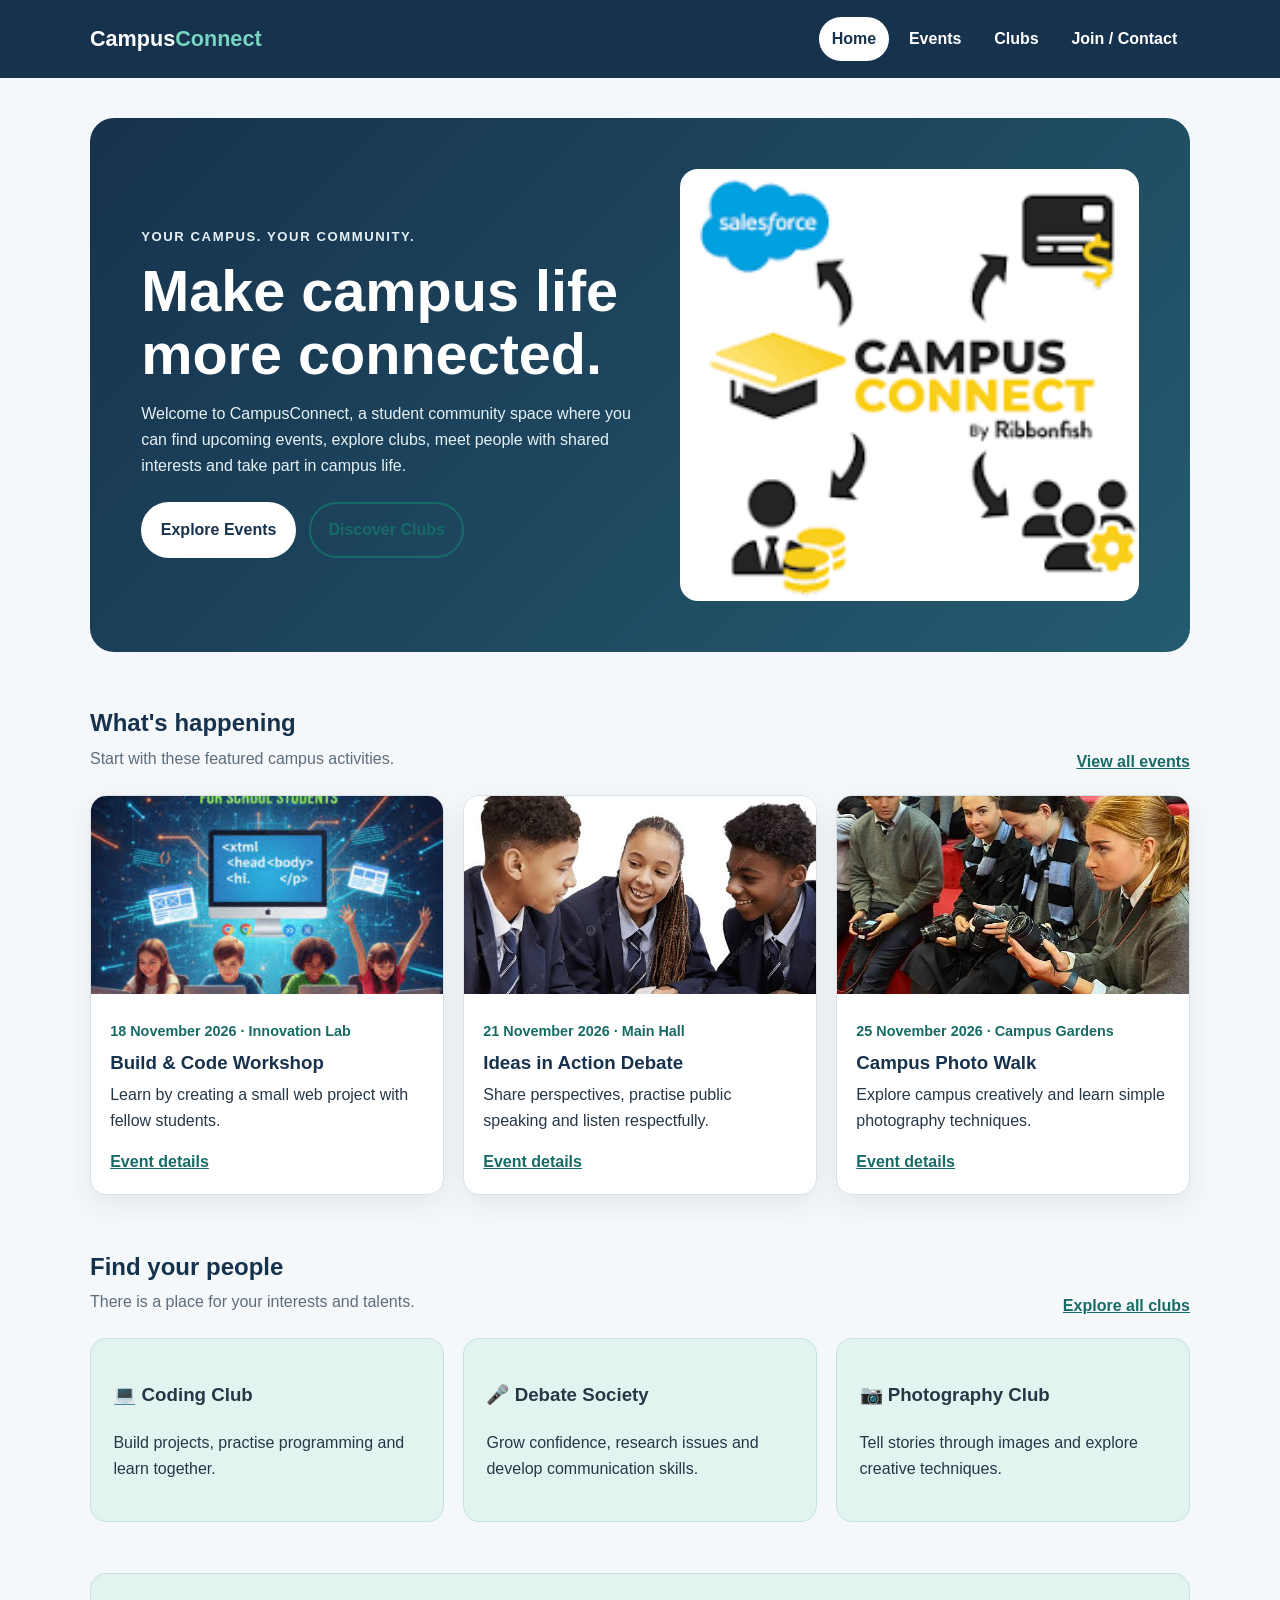
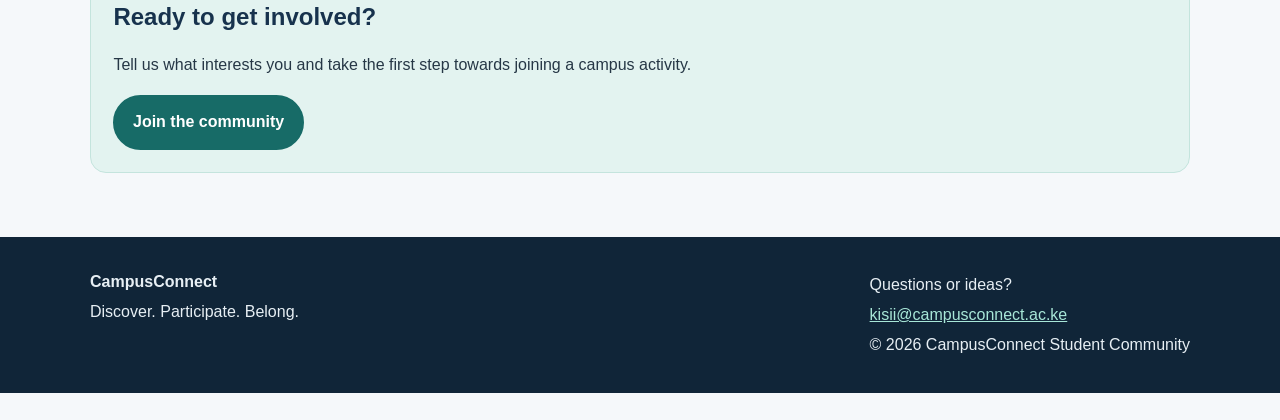
<file: index.html>
<!DOCTYPE html>
<html lang="en">
<head>
  <meta charset="UTF-8">
  <meta name="viewport" content="width=device-width, initial-scale=1.0">
  <meta name="description" content="CampusConnect helps students discover campus events, clubs and student opportunities.">
  <title>CampusConnect | Home</title>
  <link rel="stylesheet" href="css/styles.css">
</head>
<body>
  <a class="skip-link" href="#main-content">Skip to main content</a>
  <header class="site-header">
    <div class="container header-inner">
      <a class="brand" href="index.html">Campus<span>Connect</span></a>
      <nav class="site-nav" aria-label="Main navigation">
        <a href="index.html" aria-current="page">Home</a>
        <a href="events.html">Events</a>
        <a href="clubs.html">Clubs</a>
        <a href="contact.html">Join / Contact</a>
      </nav>
    </div>
  </header>
  <main class="container" id="main-content">
 
    <section class="hero">
      <div>
        <p class="eyebrow">Your campus. Your community.</p>
        <h1>Make campus life more connected.</h1>
        <p>Welcome to CampusConnect, a student community space where you can find upcoming events, explore clubs, meet people with shared interests and take part in campus life.</p>
        <div class="button-row">
          <a class="button button-light" href="events.html">Explore Events</a>
          <a class="button button-outline" href="clubs.html">Discover Clubs</a>
        </div>
      </div>
      <img src="images/campus.png" alt="Illustration of students meeting and studying together on campus">
    </section>
 
    <section class="section">
      <div class="section-heading">
        <div><h2>What's happening</h2><p>Start with these featured campus activities.</p></div>
        <a class="text-link" href="events.html">View all events</a>
      </div>
      <div class="card-grid">
        <article class="card">
          <img src="images/event-1.jpeg" alt="Students attending a technology workshop">
          <div class="card-content"><p class="meta">18 November 2026 · Innovation Lab</p><h3>Build &amp; Code Workshop</h3><p>Learn by creating a small web project with fellow students.</p><a class="text-link" href="events.html">Event details</a></div>
        </article>
        <article class="card">
          <img src="images/event-2.jpeg" alt="Students speaking together at a debate event">
          <div class="card-content"><p class="meta">21 November 2026 · Main Hall</p><h3>Ideas in Action Debate</h3><p>Share perspectives, practise public speaking and listen respectfully.</p><a class="text-link" href="events.html">Event details</a></div>
        </article>
        <article class="card">
          <img src="images/event-3.jpeg" alt="Students taking photographs outdoors">
          <div class="card-content"><p class="meta">25 November 2026 · Campus Gardens</p><h3>Campus Photo Walk</h3><p>Explore campus creatively and learn simple photography techniques.</p><a class="text-link" href="events.html">Event details</a></div>
        </article>
      </div>
    </section>
 
    <section class="section">
      <div class="section-heading">
        <div><h2>Find your people</h2><p>There is a place for your interests and talents.</p></div>
        <a class="text-link" href="clubs.html">Explore all clubs</a>
      </div>
      <div class="card-grid">
        <article class="info-panel"><h3>💻 Coding Club</h3><p>Build projects, practise programming and learn together.</p></article>
        <article class="info-panel"><h3>🎤 Debate Society</h3><p>Grow confidence, research issues and develop communication skills.</p></article>
        <article class="info-panel"><h3>📷 Photography Club</h3><p>Tell stories through images and explore creative techniques.</p></article>
      </div>
    </section>
    <section class="section info-panel">
      <h2>Ready to get involved?</h2>
      <p>Tell us what interests you and take the first step towards joining a campus activity.</p>
      <a class="button" href="contact.html">Join the community</a>
    </section>
 
  </main>
  <footer class="site-footer">
    <div class="container footer-inner">
      <div>
        <strong>CampusConnect</strong>
        <p>Discover. Participate. Belong.</p>
      </div>
      <div>
        <p>Questions or ideas?</p>
        <p><a href="mailto:kisii@campusconnect.ac.ke">kisii@campusconnect.ac.ke</a></p>
        <p>&copy; 2026 CampusConnect Student Community</p>
      </div>
    </div>
  </footer>
</body>
</html>
</file>
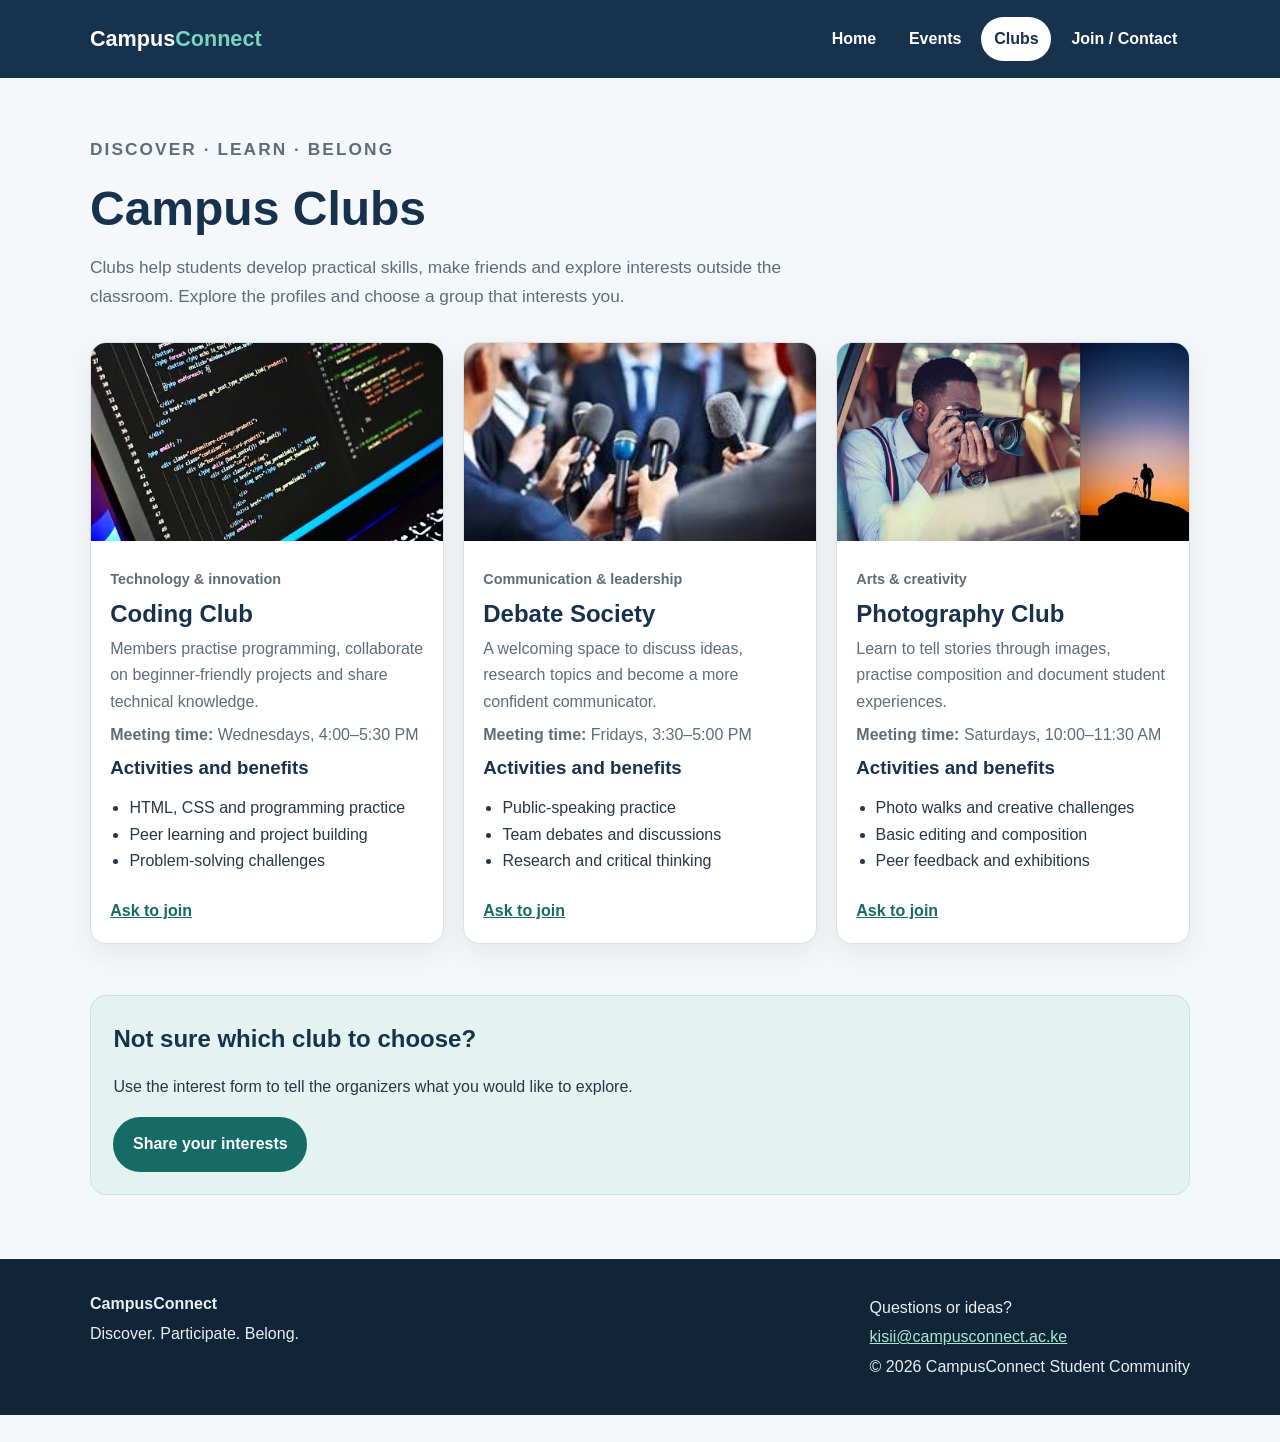
<file: clubs.html>
<!DOCTYPE html>
<html lang="en">
<head>
  <meta charset="UTF-8">
  <meta name="viewport" content="width=device-width, initial-scale=1.0">
  <meta name="description" content="CampusConnect helps students discover campus events, clubs and student opportunities.">
  <title>CampusConnect | Clubs</title>
  <link rel="stylesheet" href="css/styles.css">
</head>
<body>
  <a class="skip-link" href="#main-content">Skip to main content</a>
  <header class="site-header">
    <div class="container header-inner">
      <a class="brand" href="index.html">Campus<span>Connect</span></a>
      <nav class="site-nav" aria-label="Main navigation">
        <a href="index.html">Home</a>
        <a href="events.html">Events</a>
        <a href="clubs.html" aria-current="page">Clubs</a>
        <a href="contact.html">Join / Contact</a>
      </nav>
    </div>
  </header>
  <main class="container" id="main-content">
 
    <section class="page-intro">
      <p class="eyebrow">Discover · Learn · Belong</p>
      <h1>Campus Clubs</h1>
      <p>Clubs help students develop practical skills, make friends and explore interests outside the classroom. Explore the profiles and choose a group that interests you.</p>
    </section>
    <section class="card-grid">
      <article class="card club-card">
        <img src="images/club-1.jpeg" alt="Laptop displaying code in a programming workspace">
        <div class="card-content"><p class="meta">Technology &amp; innovation</p><h2>Coding Club</h2><p>Members practise programming, collaborate on beginner-friendly projects and share technical knowledge.</p><p><strong>Meeting time:</strong> Wednesdays, 4:00–5:30 PM</p><h3>Activities and benefits</h3><ul><li>HTML, CSS and programming practice</li><li>Peer learning and project building</li><li>Problem-solving challenges</li></ul><a class="text-link" href="contact.html">Ask to join</a></div>
      </article>
      <article class="card club-card">
        <img src="images/club-2.jpeg" alt="Microphone and speech notes representing public speaking">
        <div class="card-content"><p class="meta">Communication &amp; leadership</p><h2>Debate Society</h2><p>A welcoming space to discuss ideas, research topics and become a more confident communicator.</p><p><strong>Meeting time:</strong> Fridays, 3:30–5:00 PM</p><h3>Activities and benefits</h3><ul><li>Public-speaking practice</li><li>Team debates and discussions</li><li>Research and critical thinking</li></ul><a class="text-link" href="contact.html">Ask to join</a></div>
      </article>
      <article class="card club-card">
        <img src="images/club-3.jpeg" alt="Camera ready to take a photograph">
        <div class="card-content"><p class="meta">Arts &amp; creativity</p><h2>Photography Club</h2><p>Learn to tell stories through images, practise composition and document student experiences.</p><p><strong>Meeting time:</strong> Saturdays, 10:00–11:30 AM</p><h3>Activities and benefits</h3><ul><li>Photo walks and creative challenges</li><li>Basic editing and composition</li><li>Peer feedback and exhibitions</li></ul><a class="text-link" href="contact.html">Ask to join</a></div>
      </article>
    </section>
    <section class="section info-panel">
      <h2>Not sure which club to choose?</h2>
      <p>Use the interest form to tell the organizers what you would like to explore.</p>
      <a class="button" href="contact.html">Share your interests</a>
    </section>
 
  </main>
  <footer class="site-footer">
    <div class="container footer-inner">
      <div>
        <strong>CampusConnect</strong>
        <p>Discover. Participate. Belong.</p>
      </div>
      <div>
        <p>Questions or ideas?</p>
        <p><a href="mailto:kisii@campusconnect.ac.ke">kisii@campusconnect.ac.ke</a></p>
        <p>&copy; 2026 CampusConnect Student Community</p>
      </div>
    </div>
  </footer>
</body>
</html>
</file>
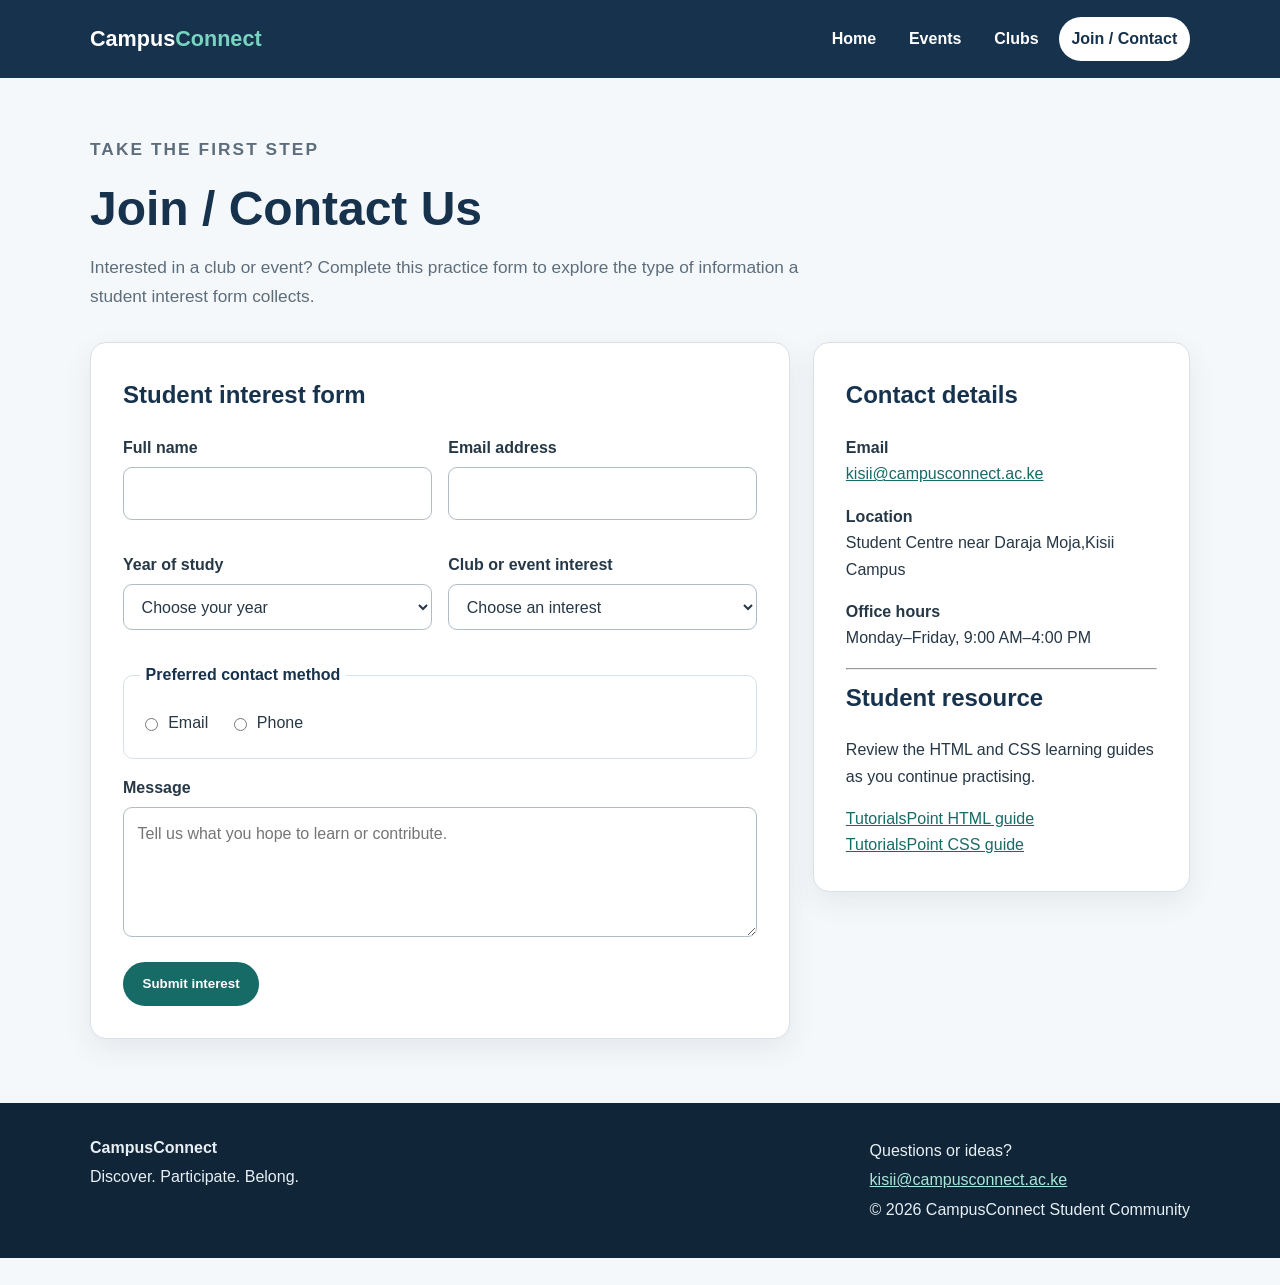
<file: contact.html>
<!DOCTYPE html>
<html lang="en">
<head>
  <meta charset="UTF-8">
  <meta name="viewport" content="width=device-width, initial-scale=1.0">
  <meta name="description" content="CampusConnect helps students discover campus events, clubs and student opportunities.">
  <title>CampusConnect | Join / Contact</title>
  <link rel="stylesheet" href="css/styles.css">
</head>
<body>
  <a class="skip-link" href="#main-content">Skip to main content</a>
  <header class="site-header">
    <div class="container header-inner">
      <a class="brand" href="index.html">Campus<span>Connect</span></a>
      <nav class="site-nav" aria-label="Main navigation">
        <a href="index.html">Home</a>
        <a href="events.html">Events</a>
        <a href="clubs.html">Clubs</a>
        <a href="contact.html" aria-current="page">Join / Contact</a>
      </nav>
    </div>
  </header>
  <main class="container" id="main-content">
 
    <section class="page-intro">
      <p class="eyebrow">Take the first step</p>
      <h1>Join / Contact Us</h1>
      <p>Interested in a club or event? Complete this practice form to explore the type of information a student interest form collects.</p>
    </section>
    <div class="contact-layout">
      <section class="form-card">
        <h2>Student interest form</h2>
        <form action="contact.html" method="get">
          <div class="form-grid">
            <div class="form-group">
              <label for="full-name">Full name</label>
              <input type="text" id="full-name" name="full_name" autocomplete="name" required>
            </div>
            <div class="form-group">
              <label for="email">Email address</label>
              <input type="email" id="email" name="email" autocomplete="email" required>
            </div>
            <div class="form-group">
              <label for="year">Year of study</label>
              <select id="year" name="year" required>
                <option value="">Choose your year</option>
                <option>Year 1</option><option>Year 2</option><option>Year 3</option><option>Year 4</option><option>Other</option>
              </select>
            </div>
            <div class="form-group">
              <label for="interest">Club or event interest</label>
              <select id="interest" name="interest" required>
                <option value="">Choose an interest</option>
                <option>Coding Club</option>
                <option>Debate Society</option>
                <option>Photography Club</option>
                <option>Build &amp; Code Workshop</option><option>Community Service Day</option><option>Other</option>
              </select>
            </div>
          </div>
          <fieldset>
            <legend>Preferred contact method</legend>
            <label class="choice"><input type="radio" name="contact_method" value="email" required> Email</label>
            <label class="choice"><input type="radio" name="contact_method" value="phone"> Phone</label>
          </fieldset>
          <div class="form-group">
            <label for="message">Message</label>
            <textarea id="message" name="message" placeholder="Tell us what you hope to learn or contribute."></textarea>
          </div>
          <button class="button" type="submit">Submit interest</button>
          <!-- Note: This form is for demonstration purposes only. It does not send information to an organizer or store data in a database. -->
          
      </section>
      <aside class="contact-card">
        <h2>Contact details</h2>
        <p><strong>Email</strong><br><a href="mailto:kisii@campusconnect.ac.ke">kisii@campusconnect.ac.ke</a></p>
        <p><strong>Location</strong><br>Student Centre near Daraja Moja,Kisii Campus</p>
        <p><strong>Office hours</strong><br>Monday–Friday, 9:00 AM–4:00 PM</p>
        <hr>
        <h2>Student resource</h2>
        <p>Review the HTML and CSS learning guides as you continue practising.</p>
        <a href="https://www.tutorialspoint.com/html/" target="_blank" rel="noopener noreferrer">TutorialsPoint HTML guide</a><br>
        <a href="https://www.tutorialspoint.com/css/" target="_blank" rel="noopener noreferrer">TutorialsPoint CSS guide</a>
      </aside>
    </div>
 
  </main>
  <footer class="site-footer">
    <div class="container footer-inner">
      <div>
        <strong>CampusConnect</strong>
        <p>Discover. Participate. Belong.</p>
      </div>
      <div>
        <p>Questions or ideas?</p>
        <p><a href="mailto:kisii@campusconnect.ac.ke">kisii@campusconnect.ac.ke</a></p>
        <p>&copy; 2026 CampusConnect Student Community</p>
      </div>
    </div>
  </footer>
</body>
</html>
</file>
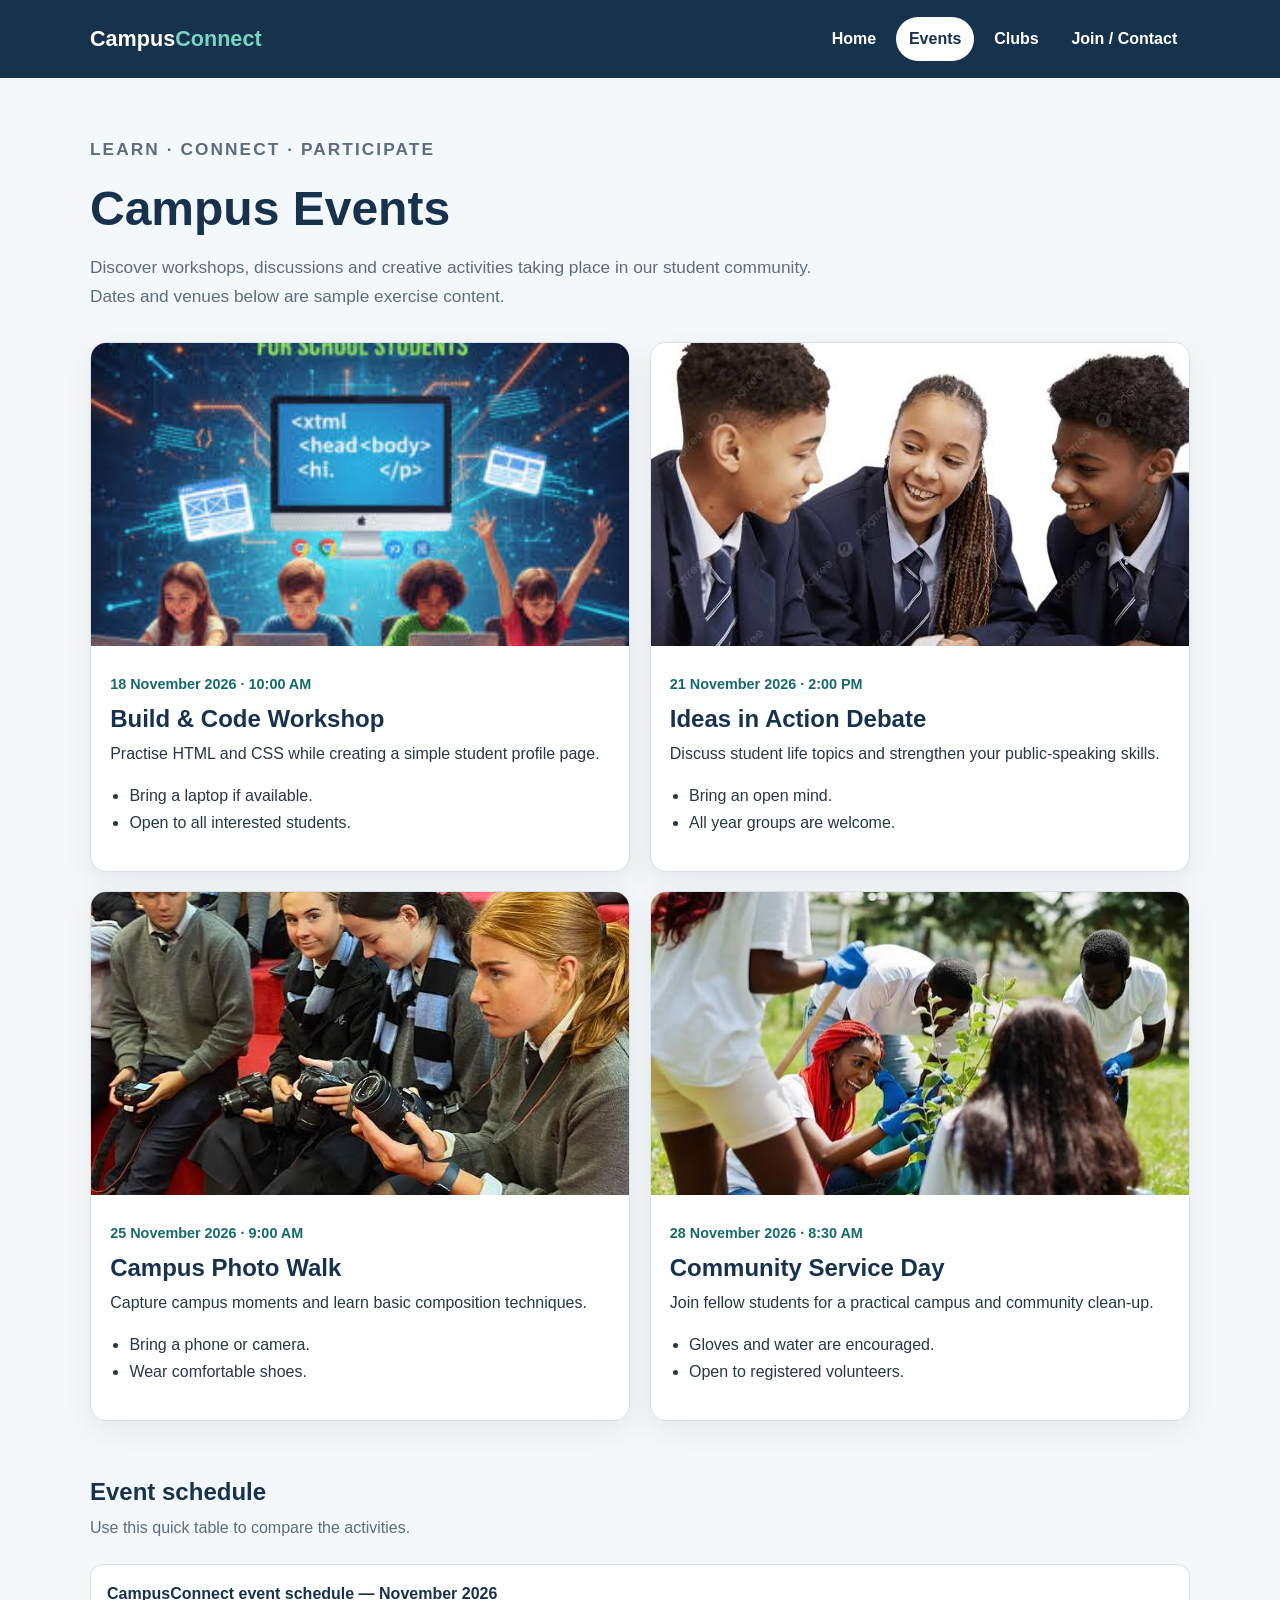
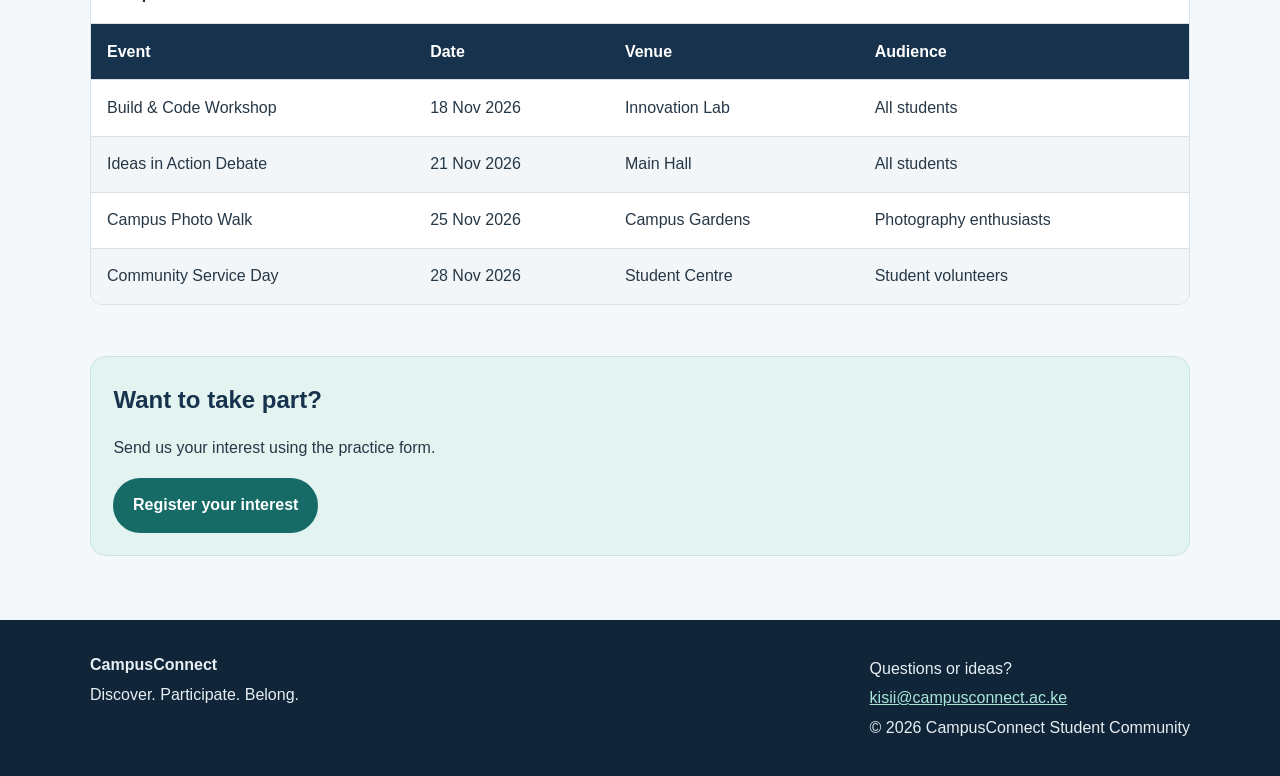
<file: events.html>
<!DOCTYPE html>
<html lang="en">
<head>
  <meta charset="UTF-8">
  <meta name="viewport" content="width=device-width, initial-scale=1.0">
  <meta name="description" content="CampusConnect helps students discover campus events, clubs and student opportunities.">
  <title>CampusConnect | Events</title>
  <link rel="stylesheet" href="css/styles.css">
</head>
<body>
  <a class="skip-link" href="#main-content">Skip to main content</a>
  <header class="site-header">
    <div class="container header-inner">
      <a class="brand" href="index.html">Campus<span>Connect</span></a>
      <nav class="site-nav" aria-label="Main navigation">
        <a href="index.html">Home</a>
        <a href="events.html" aria-current="page">Events</a>
        <a href="clubs.html">Clubs</a>
        <a href="contact.html">Join / Contact</a>
      </nav>
    </div>
  </header>
  <main class="container" id="main-content">
 
    <section class="page-intro">
      <p class="eyebrow">Learn · Connect · Participate</p>
      <h1>Campus Events</h1>
      <p>Discover workshops, discussions and creative activities taking place in our student community. Dates and venues below are sample exercise content.</p>
    </section>
    <section class="card-grid event-grid" aria-label="Featured events">
      <article class="card">
        <img src="images/event-1.jpeg" alt="Students learning web development in a workshop">
        <div class="card-content"><p class="meta">18 November 2026 · 10:00 AM</p><h2>Build &amp; Code Workshop</h2><p>Practise HTML and CSS while creating a simple student profile page.</p><ul><li>Bring a laptop if available.</li><li>Open to all interested students.</li></ul></div>
      </article>
      <article class="card">
        <img src="images/event-2.jpeg" alt="Two students presenting opposing ideas in a debate">
        <div class="card-content"><p class="meta">21 November 2026 · 2:00 PM</p><h2>Ideas in Action Debate</h2><p>Discuss student life topics and strengthen your public-speaking skills.</p><ul><li>Bring an open mind.</li><li>All year groups are welcome.</li></ul></div>
      </article>
      <article class="card">
        <img src="images/event-3.jpeg" alt="A student photographing a campus scene">
        <div class="card-content"><p class="meta">25 November 2026 · 9:00 AM</p><h2>Campus Photo Walk</h2><p>Capture campus moments and learn basic composition techniques.</p><ul><li>Bring a phone or camera.</li><li>Wear comfortable shoes.</li></ul></div>
      </article>
      <article class="card">
        <img src="images/event-4.jpeg" alt="Students volunteering together in a community activity">
        <div class="card-content"><p class="meta">28 November 2026 · 8:30 AM</p><h2>Community Service Day</h2><p>Join fellow students for a practical campus and community clean-up.</p><ul><li>Gloves and water are encouraged.</li><li>Open to registered volunteers.</li></ul></div>
      </article>
    </section>
    <section class="section">
      <div class="section-heading"><div><h2>Event schedule</h2><p>Use this quick table to compare the activities.</p></div></div>
      <div class="table-wrap">
        <table>
          <caption>CampusConnect event schedule — November 2026</caption>
          <thead><tr><th scope="col">Event</th><th scope="col">Date</th><th scope="col">Venue</th><th scope="col">Audience</th></tr></thead>
          <tbody>
            <tr><td>Build &amp; Code Workshop</td><td>18 Nov 2026</td><td>Innovation Lab</td><td>All students</td></tr>
            <tr><td>Ideas in Action Debate</td><td>21 Nov 2026</td><td>Main Hall</td><td>All students</td></tr>
            <tr><td>Campus Photo Walk</td><td>25 Nov 2026</td><td>Campus Gardens</td><td>Photography enthusiasts</td></tr>
            <tr><td>Community Service Day</td><td>28 Nov 2026</td><td>Student Centre</td><td>Student volunteers</td></tr>
          </tbody>
        </table>
      </div>
    </section>
    <section class="section info-panel">
      <h2>Want to take part?</h2><p>Send us your interest using the practice form.</p>
      <a class="button" href="contact.html">Register your interest</a>
    </section>
 
  </main>
  <footer class="site-footer">
    <div class="container footer-inner">
      <div>
        <strong>CampusConnect</strong>
        <p>Discover. Participate. Belong.</p>
      </div>
      <div>
        <p>Questions or ideas?</p>
        <p><a href="mailto:kisii@campusconnect.ac.ke">kisii@campusconnect.ac.ke</a></p>
        <p>&copy; 2026 CampusConnect Student Community</p>
      </div>
    </div>
  </footer>
</body>
</html>
</file>
<file: css/styles.css>
/* =========================================
   1. ROOT VARIABLES
========================================= */

:root {
    --color-primary: #17324d;
    --color-accent: #176b67;
    --color-background: #f5f8fa;
    --color-text: #263746;
    --content-width: 1100px;
    --border: #d8e1e8;
}


/* =========================================
   2. GENERAL STYLING
========================================= */

* {
    box-sizing: border-box;
}

body {
    margin: 0;
    background: var(--color-background);
    color: var(--color-text);
    font: 16px/1.65 Arial, Helvetica, sans-serif;
}

img {
    display: block;
    max-width: 100%;
    height: auto;
}

a {
    color: var(--color-accent);
}

a:hover {
    color: var(--color-primary);
}


/* =========================================
   3. KEYBOARD ACCESSIBILITY
========================================= */

a:focus-visible,
button:focus-visible,
input:focus-visible,
select:focus-visible,
textarea:focus-visible {
    outline: 3px solid #e4a83b;
    outline-offset: 3px;
}

.skip-link {
    position: absolute;
    top: -60px;
    left: 1rem;
    background: #102538;
    color: white;
    padding: .7rem 1rem;
    z-index: 10;
}

.skip-link:focus {
    top: 1rem;
}


/* =========================================
   4. CONTAINER
========================================= */

.container {
    width: min(calc(100% - 2rem), var(--content-width));
    margin-inline: auto;
}


/* =========================================
   5. HEADER AND NAVIGATION
========================================= */

.site-header {
    background: var(--color-primary);
    color: white;
}

.header-inner {
    min-height: 78px;
    display: flex;
    align-items: center;
    justify-content: space-between;
    gap: 1.5rem;
}

.brand {
    color: white;
    text-decoration: none;
    font-size: 1.35rem;
    font-weight: 800;
}

.brand span {
    color: #78d4c1;
}

.site-nav {
    display: flex;
    flex-wrap: wrap;
    gap: .45rem;
}

.site-nav a {
    color: white;
    text-decoration: none;
    padding: .55rem .8rem;
    border-radius: 999px;
    font-weight: 700;
}

.site-nav a:hover,
.site-nav a[aria-current=page] {
    background: white;
    color: var(--color-primary);
}


/* =========================================
   6. MAIN CONTENT
========================================= */

main {
    padding-block: 2.5rem 4rem;
}


/* =========================================
   7. HERO SECTION
========================================= */

.hero {
    display: grid;
    grid-template-columns: 1.05fr .95fr;
    align-items: center;
    gap: 2rem;
    padding: clamp(1.5rem, 4vw, 3.5rem);
    color: white;
    background: linear-gradient(135deg, #17324d, #245b70);
    border-radius: 24px;
}

.hero h1 {
    font-size: clamp(2.1rem, 5vw, 3.6rem);
    line-height: 1.08;
    margin: .2rem 0 1rem;
}

.hero p {
    max-width: 600px;
    color: #e6f1f5;
}

.eyebrow {
    color: #a8e7d8;
    font-size: .82rem;
    font-weight: 800;
    letter-spacing: .12em;
    text-transform: uppercase;
}

.hero img {
    width: 100%;
    border-radius: 18px;
}


/* =========================================
   8. BUTTONS
========================================= */

.button-row {
    display: flex;
    flex-wrap: wrap;
    gap: .8rem;
    margin-top: 1.4rem;
}

.button {
    display: inline-block;
    padding: .78rem 1.1rem;
    border: 2px solid var(--color-accent);
    border-radius: 999px;
    color: white;
    background: var(--color-accent);
    font-weight: 800;
    text-decoration: none;
}

.button:hover {
    color: white;
    background: #10534f;
}

.button-light {
    color: var(--color-primary);
    background: white;
    border-color: white;
}

.button-outline {
    color: var(--color-accent);
    background: transparent;
}


/* =========================================
   9. SECTIONS AND HEADINGS
========================================= */

.section {
    margin-top: 3.2rem;
}

.section-heading {
    display: flex;
    align-items: end;
    justify-content: space-between;
    gap: 1rem;
    margin-bottom: 1.2rem;
}

.section-heading h2,
.info-panel h2 {
    margin: 0;
    color: var(--color-primary);
}

.section-heading p {
    margin: .2rem 0;
    color: #5d6d7b;
}


/* =========================================
   10. PAGE INTRODUCTION
========================================= */

.page-intro {
    max-width: 760px;
    margin-bottom: 2rem;
}

.page-intro h1 {
    margin: 0 0 .5rem;
    color: var(--color-primary);
    font-size: clamp(2rem, 4vw, 3rem);
    line-height: 1.15;
}

.page-intro p {
    color: #5d6d7b;
    font-size: 1.08rem;
}


/* =========================================
   11. CARD GRID
========================================= */

.card-grid {
    display: grid;
    grid-template-columns: repeat(3, minmax(0, 1fr));
    gap: 1.2rem;
}

.event-grid {
    grid-template-columns: repeat(2, minmax(0, 1fr));
}

.card {
    min-width: 0;
    overflow: hidden;
    background: white;
    border: 1px solid var(--border);
    border-radius: 16px;
    box-shadow: 0 10px 28px rgba(23, 50, 77, .08);
}

.card > img {
    width: 100%;
    aspect-ratio: 16 / 9;
    object-fit: cover;
}

.card-content {
    padding: 1.2rem;
}

.card h2,
.card h3 {
    margin: 0 0 .45rem;
    color: var(--color-primary);
    line-height: 1.25;
}

.card p {
    margin: .45rem 0;
}

.card ul {
    padding-left: 1.2rem;
}


/* =========================================
   12. EVENT DETAILS
========================================= */

.meta {
    color: var(--color-accent);
    font-size: .9rem;
    font-weight: 800;
}

.text-link {
    display: inline-block;
    margin-top: .45rem;
    font-weight: 800;
}


/* =========================================
   13. CLUB CARDS
========================================= */

.club-card {
    display: flex;
    flex-direction: column;
}

.club-card .card-content {
    flex: 1;
}

.club-card .card-content > p {
    color: #5d6d7b;
}


/* =========================================
   14. INFORMATION PANEL
========================================= */

.info-panel {
    padding: 1.4rem;
    background: #e3f3f0;
    border: 1px solid #c4e4dd;
    border-radius: 16px;
}


/* =========================================
   15. TABLE STYLING
========================================= */

.table-wrap {
    overflow-x: auto;
    background: white;
    border: 1px solid var(--border);
    border-radius: 12px;
}

table {
    width: 100%;
    border-collapse: collapse;
    min-width: 620px;
}

caption {
    padding: 1rem;
    color: var(--color-primary);
    font-weight: 800;
    text-align: left;
}

th,
td {
    padding: .9rem 1rem;
    border-top: 1px solid var(--border);
    text-align: left;
}

thead {
    color: white;
    background: var(--color-primary);
}

tbody tr:nth-child(even) {
    background: #f2f6f8;
}


/* =========================================
   16. CONTACT PAGE LAYOUT
========================================= */

.contact-layout {
    display: grid;
    grid-template-columns: 1.3fr .7fr;
    align-items: start;
    gap: 1.4rem;
}

.form-card,
.contact-card {
    padding: clamp(1.2rem, 3vw, 2rem);
    background: white;
    border: 1px solid var(--border);
    border-radius: 16px;
    box-shadow: 0 10px 28px rgba(23, 50, 77, .08);
}

.form-card h2,
.contact-card h2 {
    margin-top: 0;
    color: var(--color-primary);
}


/* =========================================
   17. FORM STYLING
========================================= */

.form-grid {
    display: grid;
    grid-template-columns: repeat(2, minmax(0, 1fr));
    gap: 1rem;
}

.form-group {
    margin-bottom: 1rem;
}

.form-group label,
.field-label {
    display: block;
    margin-bottom: .35rem;
    font-weight: 800;
}

input,
select,
textarea {
    width: 100%;
    padding: .78rem .85rem;
    color: var(--color-text);
    background: white;
    border: 1px solid #aebdc8;
    border-radius: 9px;
    font: inherit;
}

textarea {
    min-height: 130px;
    resize: vertical;
}

fieldset {
    margin: 1rem 0;
    padding: 1rem;
    border: 1px solid var(--border);
    border-radius: 10px;
}

legend {
    padding-inline: .35rem;
    color: var(--color-primary);
    font-weight: 800;
}

.choice {
    display: inline-flex;
    align-items: center;
    gap: .45rem;
    margin: .35rem 1rem .35rem 0;
}

.choice input {
    width: auto;
}

.form-note {
    color: #5d6d7b;
    font-size: .9rem;
}


/* =========================================
   18. FOOTER
========================================= */

.site-footer {
    padding: 2rem 0;
    color: #e7eff4;
    background: #102538;
}

.footer-inner {
    display: flex;
    justify-content: space-between;
    flex-wrap: wrap;
    gap: 1rem;
}

.site-footer a {
    color: #a8e7d8;
}

.site-footer p {
    margin: .2rem 0;
}


/* =========================================
   19. RESPONSIVE DESIGN - TABLETS
========================================= */

@media (max-width: 800px) {

    .header-inner {
        align-items: flex-start;
        flex-direction: column;
        padding-block: 1rem;
        gap: .6rem;
    }

    .hero {
        grid-template-columns: 1fr;
    }

    .hero img {
        max-height: 300px;
        object-fit: cover;
    }

    .card-grid {
        grid-template-columns: repeat(2, minmax(0, 1fr));
    }

    .contact-layout {
        grid-template-columns: 1fr;
    }
}


/* =========================================
   20. RESPONSIVE DESIGN - MOBILE PHONES
========================================= */

@media (max-width: 560px) {

    main {
        padding-top: 1.2rem;
    }

    .site-nav {
        width: 100%;
        gap: .2rem;
    }

    .site-nav a {
        padding: .45rem .58rem;
        font-size: .9rem;
    }

    .card-grid,
    .event-grid,
    .form-grid {
        grid-template-columns: 1fr;
    }

    .section-heading {
        align-items: flex-start;
        flex-direction: column;
    }

    .hero {
        padding: 1.35rem;
        border-radius: 16px;
    }

    .hero h1 {
        font-size: 2.25rem;
    }

    .button-row {
        align-items: stretch;
        flex-direction: column;
    }

    .button {
        text-align: center;
    }
}
</file>
